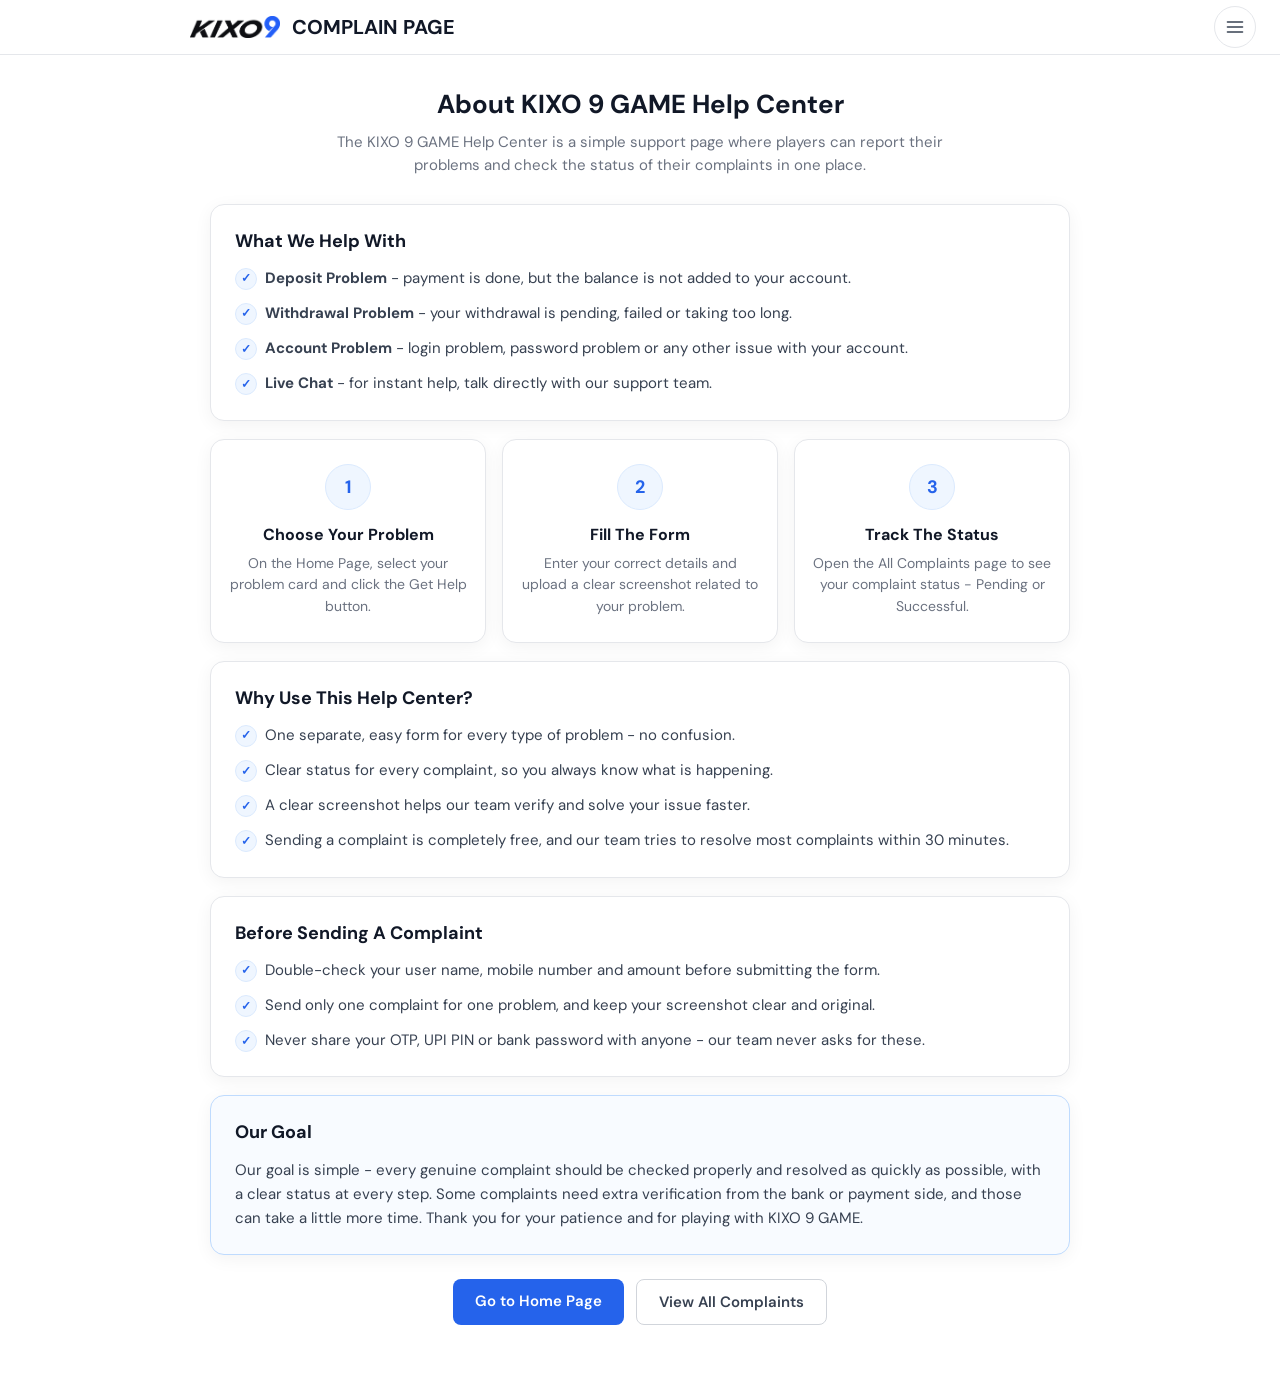
<file: about/index.html>
<!DOCTYPE html>
<html lang="en">
<head>
  <meta charset="UTF-8" />
  <meta name="viewport" content="width=device-width, initial-scale=1.0" />
  <link rel="icon" type="image/webp" href="../FAVICON/zpekLogo.webp" />
  <title>KIXO 9 GAME - About Page</title>
  <link rel="preconnect" href="https://fonts.googleapis.com" />
  <link rel="preconnect" href="https://fonts.gstatic.com" crossorigin />
  <link href="https://fonts.googleapis.com/css2?family=DM+Sans:wght@400;500;600;700&display=swap" rel="stylesheet" />
  <link rel="stylesheet" href="about.css" />
</head>
<body>

  <header class="header">
    <div class="header-inner">
      <img src="../logo/zpekLogo.webp" alt="Logo" class="logo" />
      <span class="brand">COMPLAIN PAGE</span>
    </div>

    <button type="button" class="menu-btn" id="menuBtn" aria-label="Open menu" title="Menu" aria-expanded="false">
      <svg viewBox="0 0 24 24" fill="none" stroke-width="2" stroke-linecap="round" stroke-linejoin="round" aria-hidden="true"><line x1="3" y1="6" x2="21" y2="6"></line><line x1="3" y1="12" x2="21" y2="12"></line><line x1="3" y1="18" x2="21" y2="18"></line></svg>
    </button>
  </header>

  <div class="menu-overlay" id="menuOverlay">
    <nav class="menu-panel" aria-label="Main menu">
      <div class="menu-head">
        <span>Menu</span>
        <button type="button" class="menu-x" id="menuClose" aria-label="Close menu">&times;</button>
      </div>
      <a class="menu-item" href="../index.html"><svg viewBox="0 0 24 24" fill="none" stroke-width="2" stroke-linecap="round" stroke-linejoin="round" aria-hidden="true"><path d="M3 10.5 12 3l9 7.5"></path><path d="M5 9.5V21h14V9.5"></path><path d="M9.5 21v-6h5v6"></path></svg><span>Home Page</span></a>
      <a class="menu-item" href="../mailbox/index.html"><svg viewBox="0 0 24 24" fill="none" stroke-width="2" stroke-linecap="round" stroke-linejoin="round" aria-hidden="true"><path d="M4 4h16c1.1 0 2 .9 2 2v12c0 1.1-.9 2-2 2H4c-1.1 0-2-.9-2-2V6c0-1.1.9-2 2-2z"></path><polyline points="22,6 12,13 2,6"></polyline></svg><span>All Complaints</span></a>
      <a class="menu-item" href="../terms/index.html"><svg viewBox="0 0 24 24" fill="none" stroke-width="2" stroke-linecap="round" stroke-linejoin="round" aria-hidden="true"><path d="M14 2H6a2 2 0 0 0-2 2v16a2 2 0 0 0 2 2h12a2 2 0 0 0 2-2V8z"></path><path d="M14 2v6h6"></path><path d="M9 13h6"></path><path d="M9 17h6"></path></svg><span>Terms &amp; Conditions</span></a>
      <a class="menu-item active" href="../about/index.html"><svg viewBox="0 0 24 24" fill="none" stroke-width="2" stroke-linecap="round" stroke-linejoin="round" aria-hidden="true"><circle cx="12" cy="12" r="10"></circle><path d="M12 16v-4"></path><path d="M12 8h.01"></path></svg><span>About Page</span></a>
    </nav>
  </div>

  <main class="container">
    <div class="page-head">
      <h1>About KIXO 9 GAME Help Center</h1>
      <p>The KIXO 9 GAME Help Center is a simple support page where players can report their problems and check the status of their complaints in one place.</p>
    </div>

    <section class="info-card">
      <h2>What We Help With</h2>
      <ul class="points">
        <li><strong>Deposit Problem</strong> - payment is done, but the balance is not added to your account.</li>
        <li><strong>Withdrawal Problem</strong> - your withdrawal is pending, failed or taking too long.</li>
        <li><strong>Account Problem</strong> - login problem, password problem or any other issue with your account.</li>
        <li><strong>Live Chat</strong> - for instant help, talk directly with our support team.</li>
      </ul>
    </section>

    <div class="steps">
      <div class="step-card">
        <div class="step-num">1</div>
        <h3>Choose Your Problem</h3>
        <p>On the Home Page, select your problem card and click the Get Help button.</p>
      </div>

      <div class="step-card">
        <div class="step-num">2</div>
        <h3>Fill The Form</h3>
        <p>Enter your correct details and upload a clear screenshot related to your problem.</p>
      </div>

      <div class="step-card">
        <div class="step-num">3</div>
        <h3>Track The Status</h3>
        <p>Open the All Complaints page to see your complaint status - Pending or Successful.</p>
      </div>
    </div>

    <section class="info-card">
      <h2>Why Use This Help Center?</h2>
      <ul class="points">
        <li>One separate, easy form for every type of problem - no confusion.</li>
        <li>Clear status for every complaint, so you always know what is happening.</li>
        <li>A clear screenshot helps our team verify and solve your issue faster.</li>
        <li>Sending a complaint is completely free, and our team tries to resolve most complaints within 30 minutes.</li>
      </ul>
    </section>

    <section class="info-card">
      <h2>Before Sending A Complaint</h2>
      <ul class="points">
        <li>Double-check your user name, mobile number and amount before submitting the form.</li>
        <li>Send only one complaint for one problem, and keep your screenshot clear and original.</li>
        <li>Never share your OTP, UPI PIN or bank password with anyone - our team never asks for these.</li>
      </ul>
    </section>

    <section class="info-card highlight">
      <h2>Our Goal</h2>
      <p class="info-text">Our goal is simple - every genuine complaint should be checked properly and resolved as quickly as possible, with a clear status at every step. Some complaints need extra verification from the bank or payment side, and those can take a little more time. Thank you for your patience and for playing with KIXO 9 GAME.</p>
    </section>

    <div class="quick-links">
      <a class="btn-link" href="../index.html">Go to Home Page</a>
      <a class="btn-link secondary" href="../mailbox/index.html">View All Complaints</a>
    </div>
  </main>

  <script src="about.js"></script>
</body>
</html>
</file>
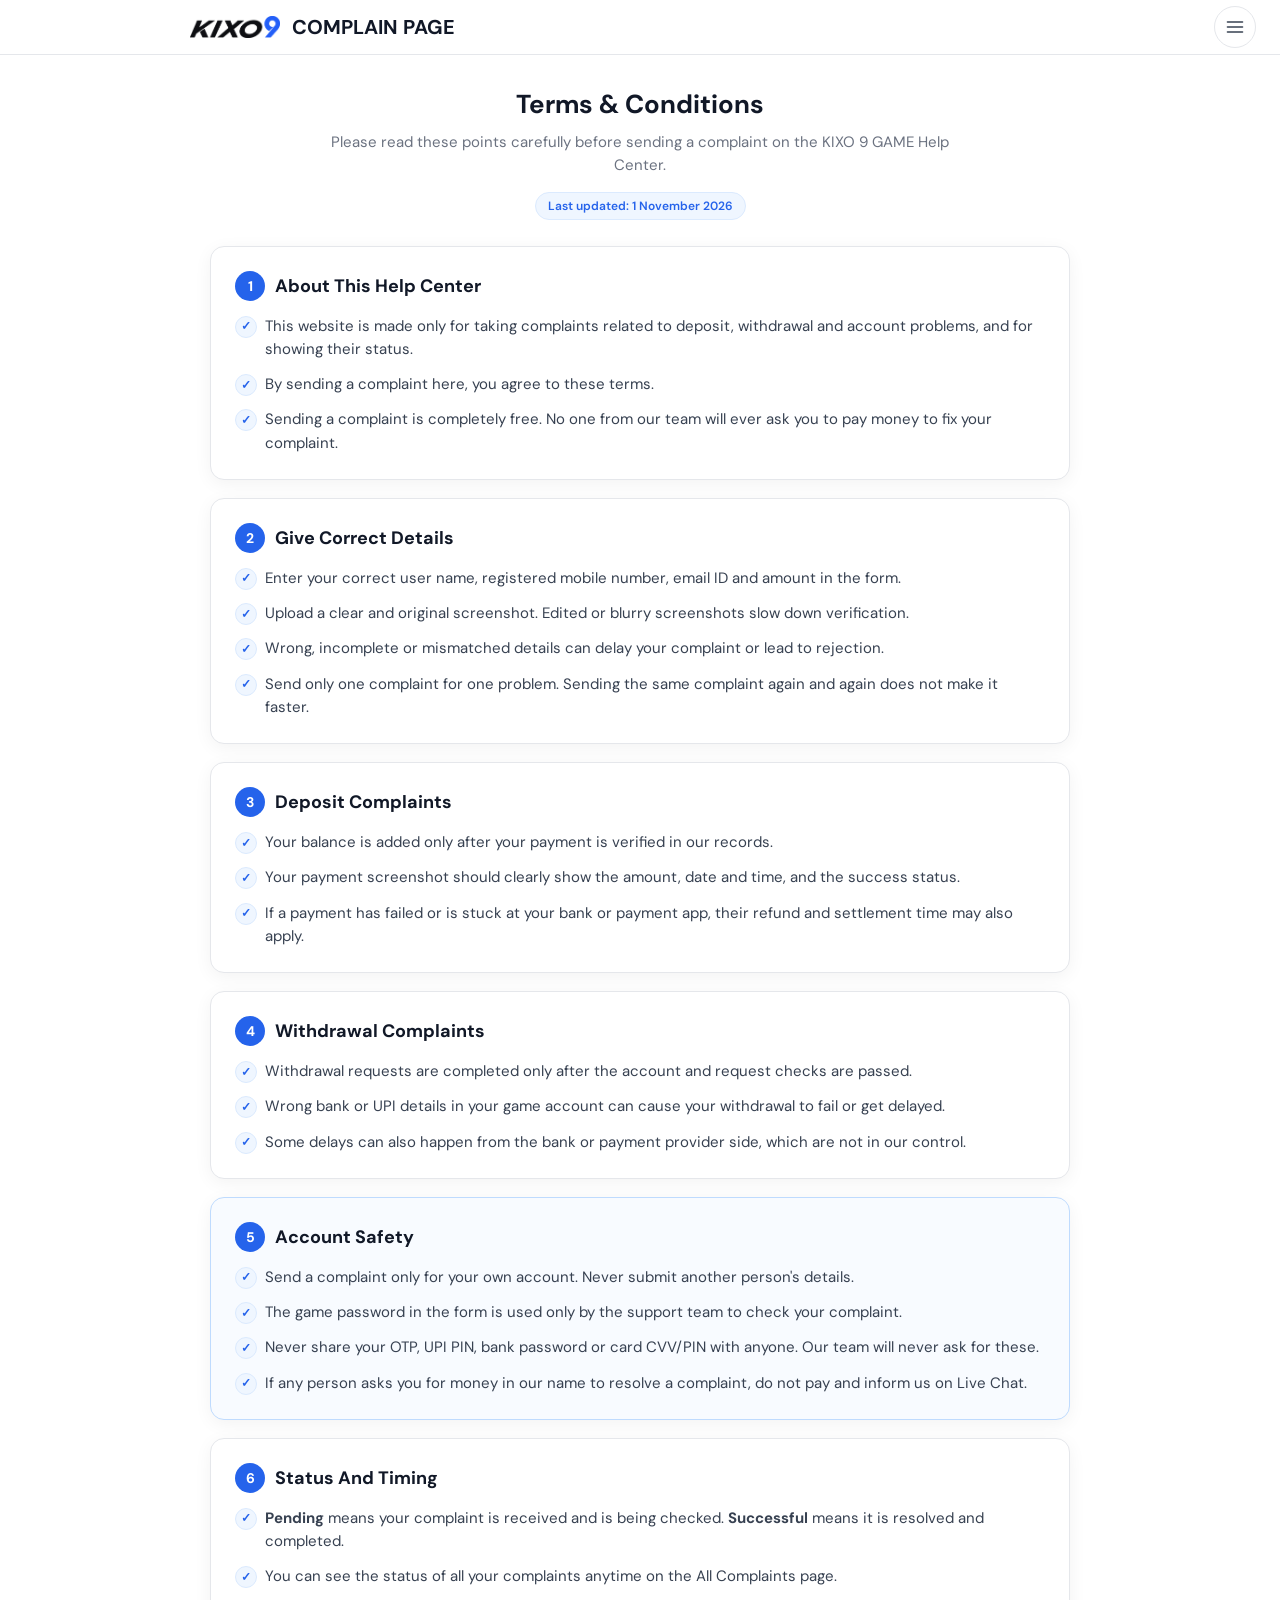
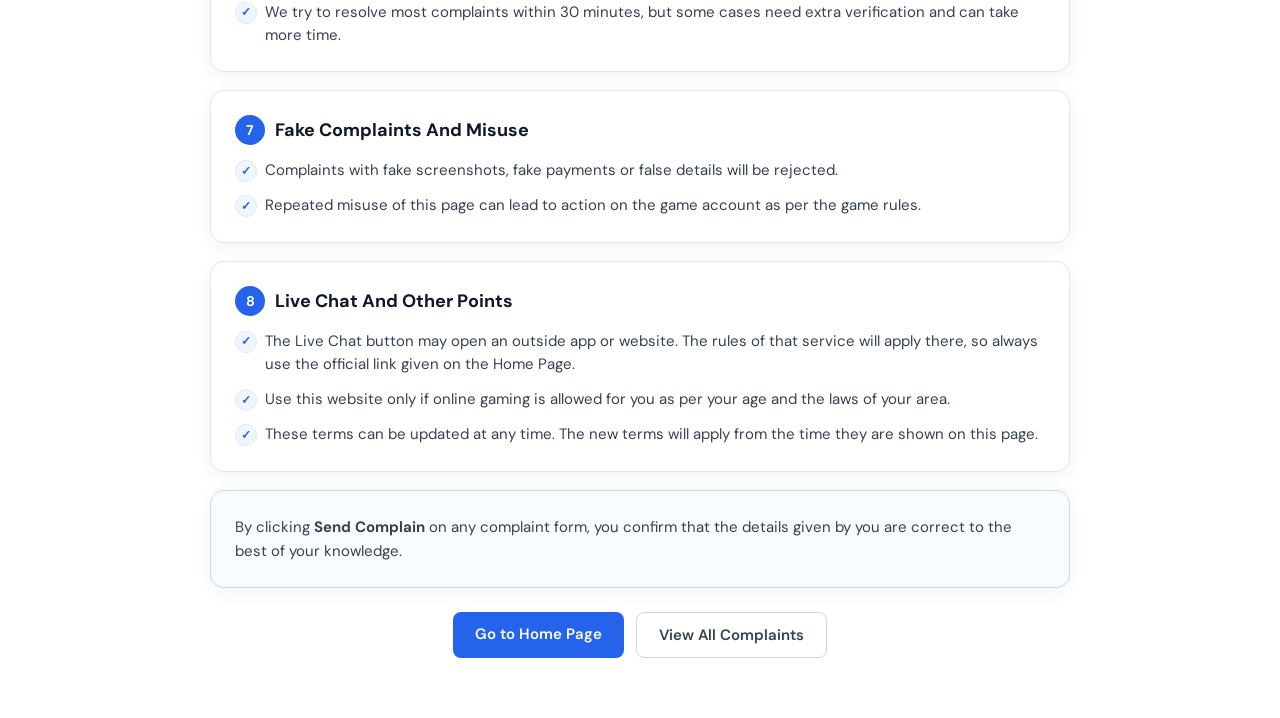
<file: terms/index.html>
<!DOCTYPE html>
<html lang="en">
<head>
  <meta charset="UTF-8" />
  <meta name="viewport" content="width=device-width, initial-scale=1.0" />
  <link rel="icon" type="image/webp" href="../FAVICON/zpekLogo.webp" />
  <title>KIXO 9 GAME - Terms &amp; Conditions</title>
  <link rel="preconnect" href="https://fonts.googleapis.com" />
  <link rel="preconnect" href="https://fonts.gstatic.com" crossorigin />
  <link href="https://fonts.googleapis.com/css2?family=DM+Sans:wght@400;500;600;700&display=swap" rel="stylesheet" />
  <link rel="stylesheet" href="terms.css" />
</head>
<body>

  <header class="header">
    <div class="header-inner">
      <img src="../logo/zpekLogo.webp" alt="Logo" class="logo" />
      <span class="brand">COMPLAIN PAGE</span>
    </div>

    <button type="button" class="menu-btn" id="menuBtn" aria-label="Open menu" title="Menu" aria-expanded="false">
      <svg viewBox="0 0 24 24" fill="none" stroke-width="2" stroke-linecap="round" stroke-linejoin="round" aria-hidden="true"><line x1="3" y1="6" x2="21" y2="6"></line><line x1="3" y1="12" x2="21" y2="12"></line><line x1="3" y1="18" x2="21" y2="18"></line></svg>
    </button>
  </header>

  <div class="menu-overlay" id="menuOverlay">
    <nav class="menu-panel" aria-label="Main menu">
      <div class="menu-head">
        <span>Menu</span>
        <button type="button" class="menu-x" id="menuClose" aria-label="Close menu">&times;</button>
      </div>
      <a class="menu-item" href="../index.html"><svg viewBox="0 0 24 24" fill="none" stroke-width="2" stroke-linecap="round" stroke-linejoin="round" aria-hidden="true"><path d="M3 10.5 12 3l9 7.5"></path><path d="M5 9.5V21h14V9.5"></path><path d="M9.5 21v-6h5v6"></path></svg><span>Home Page</span></a>
      <a class="menu-item" href="../mailbox/index.html"><svg viewBox="0 0 24 24" fill="none" stroke-width="2" stroke-linecap="round" stroke-linejoin="round" aria-hidden="true"><path d="M4 4h16c1.1 0 2 .9 2 2v12c0 1.1-.9 2-2 2H4c-1.1 0-2-.9-2-2V6c0-1.1.9-2 2-2z"></path><polyline points="22,6 12,13 2,6"></polyline></svg><span>All Complaints</span></a>
      <a class="menu-item active" href="../terms/index.html"><svg viewBox="0 0 24 24" fill="none" stroke-width="2" stroke-linecap="round" stroke-linejoin="round" aria-hidden="true"><path d="M14 2H6a2 2 0 0 0-2 2v16a2 2 0 0 0 2 2h12a2 2 0 0 0 2-2V8z"></path><path d="M14 2v6h6"></path><path d="M9 13h6"></path><path d="M9 17h6"></path></svg><span>Terms &amp; Conditions</span></a>
      <a class="menu-item" href="../about/index.html"><svg viewBox="0 0 24 24" fill="none" stroke-width="2" stroke-linecap="round" stroke-linejoin="round" aria-hidden="true"><circle cx="12" cy="12" r="10"></circle><path d="M12 16v-4"></path><path d="M12 8h.01"></path></svg><span>About Page</span></a>
    </nav>
  </div>

  <main class="container">
    <div class="page-head">
      <h1>Terms &amp; Conditions</h1>
      <p>Please read these points carefully before sending a complaint on the KIXO 9 GAME Help Center.</p>
      <span class="updated">Last updated: 1 November 2026</span>
    </div>

    <section class="info-card">
      <h2><span class="num">1</span> About This Help Center</h2>
      <ul class="points">
        <li>This website is made only for taking complaints related to deposit, withdrawal and account problems, and for showing their status.</li>
        <li>By sending a complaint here, you agree to these terms.</li>
        <li>Sending a complaint is completely free. No one from our team will ever ask you to pay money to fix your complaint.</li>
      </ul>
    </section>

    <section class="info-card">
      <h2><span class="num">2</span> Give Correct Details</h2>
      <ul class="points">
        <li>Enter your correct user name, registered mobile number, email ID and amount in the form.</li>
        <li>Upload a clear and original screenshot. Edited or blurry screenshots slow down verification.</li>
        <li>Wrong, incomplete or mismatched details can delay your complaint or lead to rejection.</li>
        <li>Send only one complaint for one problem. Sending the same complaint again and again does not make it faster.</li>
      </ul>
    </section>

    <section class="info-card">
      <h2><span class="num">3</span> Deposit Complaints</h2>
      <ul class="points">
        <li>Your balance is added only after your payment is verified in our records.</li>
        <li>Your payment screenshot should clearly show the amount, date and time, and the success status.</li>
        <li>If a payment has failed or is stuck at your bank or payment app, their refund and settlement time may also apply.</li>
      </ul>
    </section>

    <section class="info-card">
      <h2><span class="num">4</span> Withdrawal Complaints</h2>
      <ul class="points">
        <li>Withdrawal requests are completed only after the account and request checks are passed.</li>
        <li>Wrong bank or UPI details in your game account can cause your withdrawal to fail or get delayed.</li>
        <li>Some delays can also happen from the bank or payment provider side, which are not in our control.</li>
      </ul>
    </section>

    <section class="info-card highlight">
      <h2><span class="num">5</span> Account Safety</h2>
      <ul class="points">
        <li>Send a complaint only for your own account. Never submit another person's details.</li>
        <li>The game password in the form is used only by the support team to check your complaint.</li>
        <li>Never share your OTP, UPI PIN, bank password or card CVV/PIN with anyone. Our team will never ask for these.</li>
        <li>If any person asks you for money in our name to resolve a complaint, do not pay and inform us on Live Chat.</li>
      </ul>
    </section>

    <section class="info-card">
      <h2><span class="num">6</span> Status And Timing</h2>
      <ul class="points">
        <li><strong>Pending</strong> means your complaint is received and is being checked. <strong>Successful</strong> means it is resolved and completed.</li>
        <li>You can see the status of all your complaints anytime on the All Complaints page.</li>
        <li>We try to resolve most complaints within 30 minutes, but some cases need extra verification and can take more time.</li>
      </ul>
    </section>

    <section class="info-card">
      <h2><span class="num">7</span> Fake Complaints And Misuse</h2>
      <ul class="points">
        <li>Complaints with fake screenshots, fake payments or false details will be rejected.</li>
        <li>Repeated misuse of this page can lead to action on the game account as per the game rules.</li>
      </ul>
    </section>

    <section class="info-card">
      <h2><span class="num">8</span> Live Chat And Other Points</h2>
      <ul class="points">
        <li>The Live Chat button may open an outside app or website. The rules of that service will apply there, so always use the official link given on the Home Page.</li>
        <li>Use this website only if online gaming is allowed for you as per your age and the laws of your area.</li>
        <li>These terms can be updated at any time. The new terms will apply from the time they are shown on this page.</li>
      </ul>
    </section>

    <section class="info-card highlight">
      <p class="info-text">By clicking <strong>Send Complain</strong> on any complaint form, you confirm that the details given by you are correct to the best of your knowledge.</p>
    </section>

    <div class="quick-links">
      <a class="btn-link" href="../index.html">Go to Home Page</a>
      <a class="btn-link secondary" href="../mailbox/index.html">View All Complaints</a>
    </div>
  </main>

  <script src="terms.js"></script>
</body>
</html>
</file>
<file: about/about.css>
* {
      margin: 0;
      padding: 0;
      box-sizing: border-box;
      font-family: "DM Sans", "Segoe UI", Arial, sans-serif;
    }

    body {
      background: #ffffff;
      color: #1f2937;
      min-height: 100vh;
    }

    /* ---------- Header ---------- */
    .header {
      background: #ffffff;
      border-bottom: 1px solid #e5e7eb;
      padding: 14px 24px;
      position: sticky;
      top: 0;
      z-index: 10;
    }

    .header-inner {
      max-width: 900px;
      margin: 0 auto;
      display: flex;
      align-items: center;
      gap: 12px;
    }

    .logo {
      width: 90px;
      height: auto;
      max-width: 100%;
      object-fit: contain;
    }

    .brand {
      font-size: 20px;
      font-weight: 700;
      color: #111827;
    }

    .menu-btn {
      position: absolute;
      right: 24px;
      top: 50%;
      transform: translateY(-50%);
      width: 42px;
      height: 42px;
      border: 1px solid #e5e7eb;
      border-radius: 50%;
      background: #ffffff;
      display: flex;
      align-items: center;
      justify-content: center;
      cursor: pointer;
      transition: background 0.2s, border-color 0.2s, box-shadow 0.2s;
    }

    .menu-btn:hover {
      background: #f0f7ff;
      border-color: #2563eb;
      box-shadow: 0 2px 8px rgba(37, 99, 235, 0.18);
    }

    .menu-btn svg {
      width: 20px;
      height: 20px;
      stroke: #374151;
      transition: stroke 0.2s;
    }

    .menu-btn:hover svg {
      stroke: #2563eb;
    }

    /* ---------- Container ---------- */
    .container {
      max-width: 900px;
      margin: 0 auto;
      padding: 32px 20px 60px;
    }

    .card {
      background: #ffffff;
      border: 1px solid #e5e7eb;
      border-radius: 14px;
      padding: 34px;
      box-shadow: 0 4px 18px rgba(0, 0, 0, 0.05);
    }

    .title {
      font-size: 26px;
      font-weight: 700;
      text-align: center;
      color: #111827;
      margin-bottom: 26px;
    }

    /* ---------- Responsive ---------- */
    @media (max-width: 640px) {
      .grid {
        grid-template-columns: 1fr;
      }

      .header {
        padding: 12px 16px;
      }

      .logo {
        width: 68px;
      }

      .brand {
        font-size: 16px;
      }

      .menu-btn {
        right: 16px;
        width: 38px;
        height: 38px;
      }

      .card {
        padding: 24px 18px;
      }

      .complaint-details {
        grid-template-columns: 1fr;
      }

      .view-btn {
        width: 100%;
        justify-content: center;
      }

      .img-close {
        top: 8px;
        right: 8px;
      }
    }

/* ---------- Content pages (Terms / About) ---------- */
.page-head {
  text-align: center;
  margin-bottom: 26px;
}

.page-head h1 {
  font-size: 26px;
  font-weight: 700;
  color: #111827;
  margin-bottom: 10px;
}

.page-head p {
  color: #6b7280;
  font-size: 15px;
  line-height: 1.55;
  max-width: 640px;
  margin: 0 auto;
}

.updated {
  display: inline-block;
  margin-top: 14px;
  padding: 5px 12px;
  border: 1px solid #dbeafe;
  border-radius: 999px;
  background: #eff6ff;
  color: #2563eb;
  font-size: 12px;
  font-weight: 600;
}

.info-card {
  background: #ffffff;
  border: 1px solid #e5e7eb;
  border-radius: 14px;
  padding: 24px;
  margin-bottom: 18px;
  box-shadow: 0 4px 18px rgba(0, 0, 0, 0.05);
}

.info-card.highlight {
  border-color: #bfdbfe;
  background: #f8fbff;
}

.info-card h2 {
  display: flex;
  align-items: center;
  gap: 10px;
  font-size: 18px;
  font-weight: 700;
  color: #111827;
  margin-bottom: 14px;
}

.num {
  flex: 0 0 auto;
  width: 30px;
  height: 30px;
  border-radius: 50%;
  background: #2563eb;
  color: #ffffff;
  display: inline-flex;
  align-items: center;
  justify-content: center;
  font-size: 14px;
  font-weight: 700;
}

.points {
  list-style: none;
}

.points li {
  position: relative;
  padding-left: 30px;
  margin-bottom: 12px;
  font-size: 15px;
  line-height: 1.55;
  color: #374151;
}

.points li:last-child {
  margin-bottom: 0;
}

.points li::before {
  content: "\2713";
  position: absolute;
  left: 0;
  top: 1px;
  width: 20px;
  height: 20px;
  border-radius: 50%;
  background: #eff6ff;
  border: 1px solid #dbeafe;
  color: #2563eb;
  font-size: 12px;
  font-weight: 700;
  display: flex;
  align-items: center;
  justify-content: center;
}

.info-text {
  font-size: 15px;
  line-height: 1.6;
  color: #374151;
}

.steps {
  display: grid;
  grid-template-columns: repeat(3, minmax(0, 1fr));
  gap: 16px;
  margin-bottom: 18px;
}

.step-card {
  background: #ffffff;
  border: 1px solid #e5e7eb;
  border-radius: 14px;
  padding: 24px 18px;
  text-align: center;
  box-shadow: 0 4px 18px rgba(0, 0, 0, 0.05);
}

.step-num {
  width: 46px;
  height: 46px;
  margin: 0 auto 14px;
  border-radius: 50%;
  background: #eff6ff;
  border: 1px solid #dbeafe;
  color: #2563eb;
  font-size: 18px;
  font-weight: 700;
  display: flex;
  align-items: center;
  justify-content: center;
}

.step-card h3 {
  font-size: 16px;
  font-weight: 700;
  color: #111827;
  margin-bottom: 8px;
}

.step-card p {
  font-size: 14px;
  line-height: 1.55;
  color: #6b7280;
}

.quick-links {
  display: flex;
  flex-wrap: wrap;
  gap: 12px;
  justify-content: center;
  margin-top: 24px;
}

.btn-link {
  padding: 12px 22px;
  border-radius: 8px;
  background: #2563eb;
  color: #ffffff;
  font-size: 15px;
  font-weight: 600;
  text-decoration: none;
  transition: background 0.2s;
}

.btn-link:hover {
  background: #1d4ed8;
}

.btn-link.secondary {
  background: #ffffff;
  color: #374151;
  border: 1px solid #d1d5db;
}

.btn-link.secondary:hover {
  background: #f3f4f6;
}

@media (max-width: 640px) {
  .page-head h1 {
    font-size: 23px;
  }

  .info-card {
    padding: 20px 18px;
  }

  .steps {
    grid-template-columns: 1fr;
  }

  .btn-link {
    width: 100%;
    text-align: center;
  }
}

/* ---------- Menu (left drawer) ---------- */
.menu-overlay {
  display: none;
  position: fixed;
  inset: 0;
  background: rgba(0, 0, 0, 0.45);
  z-index: 400;
}

.menu-overlay.show {
  display: block;
}

.menu-panel {
  width: min(300px, 85vw);
  height: 100%;
  background: #ffffff;
  padding: 20px 16px;
  overflow-y: auto;
  box-shadow: 8px 0 24px rgba(0, 0, 0, 0.18);
  animation: menuSlideIn 0.25s ease;
}

@keyframes menuSlideIn {
  from {
    transform: translateX(-100%);
  }
  to {
    transform: translateX(0);
  }
}

.menu-head {
  display: flex;
  align-items: center;
  justify-content: space-between;
  font-size: 18px;
  font-weight: 700;
  color: #111827;
  padding: 4px 4px 16px;
}

.menu-x {
  width: 34px;
  height: 34px;
  border: 1px solid #e5e7eb;
  border-radius: 50%;
  background: #ffffff;
  color: #374151;
  font-size: 20px;
  line-height: 1;
  cursor: pointer;
  display: flex;
  align-items: center;
  justify-content: center;
}

.menu-x:hover {
  background: #fee2e2;
  color: #dc2626;
}

.menu-item {
  display: flex;
  align-items: center;
  gap: 12px;
  width: 100%;
  padding: 13px 14px;
  margin-bottom: 10px;
  border: 1px solid #e5e7eb;
  border-radius: 10px;
  background: #ffffff;
  color: #111827;
  font-size: 15px;
  font-weight: 600;
  text-decoration: none;
  text-align: left;
  cursor: pointer;
  transition: background 0.2s, border-color 0.2s;
}

.menu-item:hover {
  background: #f0f7ff;
  border-color: #2563eb;
}

.menu-item.active {
  background: #2563eb;
  border-color: #2563eb;
  color: #ffffff;
}

.menu-item svg {
  width: 20px;
  height: 20px;
  flex-shrink: 0;
  stroke: #2563eb;
}

.menu-item.active svg {
  stroke: #ffffff;
}
</file>
<file: terms/terms.css>
* {
      margin: 0;
      padding: 0;
      box-sizing: border-box;
      font-family: "DM Sans", "Segoe UI", Arial, sans-serif;
    }

    body {
      background: #ffffff;
      color: #1f2937;
      min-height: 100vh;
    }

    /* ---------- Header ---------- */
    .header {
      background: #ffffff;
      border-bottom: 1px solid #e5e7eb;
      padding: 14px 24px;
      position: sticky;
      top: 0;
      z-index: 10;
    }

    .header-inner {
      max-width: 900px;
      margin: 0 auto;
      display: flex;
      align-items: center;
      gap: 12px;
    }

    .logo {
      width: 90px;
      height: auto;
      max-width: 100%;
      object-fit: contain;
    }

    .brand {
      font-size: 20px;
      font-weight: 700;
      color: #111827;
    }

    .menu-btn {
      position: absolute;
      right: 24px;
      top: 50%;
      transform: translateY(-50%);
      width: 42px;
      height: 42px;
      border: 1px solid #e5e7eb;
      border-radius: 50%;
      background: #ffffff;
      display: flex;
      align-items: center;
      justify-content: center;
      cursor: pointer;
      transition: background 0.2s, border-color 0.2s, box-shadow 0.2s;
    }

    .menu-btn:hover {
      background: #f0f7ff;
      border-color: #2563eb;
      box-shadow: 0 2px 8px rgba(37, 99, 235, 0.18);
    }

    .menu-btn svg {
      width: 20px;
      height: 20px;
      stroke: #374151;
      transition: stroke 0.2s;
    }

    .menu-btn:hover svg {
      stroke: #2563eb;
    }

    /* ---------- Container ---------- */
    .container {
      max-width: 900px;
      margin: 0 auto;
      padding: 32px 20px 60px;
    }

    .card {
      background: #ffffff;
      border: 1px solid #e5e7eb;
      border-radius: 14px;
      padding: 34px;
      box-shadow: 0 4px 18px rgba(0, 0, 0, 0.05);
    }

    .title {
      font-size: 26px;
      font-weight: 700;
      text-align: center;
      color: #111827;
      margin-bottom: 26px;
    }

    /* ---------- Responsive ---------- */
    @media (max-width: 640px) {
      .grid {
        grid-template-columns: 1fr;
      }

      .header {
        padding: 12px 16px;
      }

      .logo {
        width: 68px;
      }

      .brand {
        font-size: 16px;
      }

      .menu-btn {
        right: 16px;
        width: 38px;
        height: 38px;
      }

      .card {
        padding: 24px 18px;
      }

      .complaint-details {
        grid-template-columns: 1fr;
      }

      .view-btn {
        width: 100%;
        justify-content: center;
      }

      .img-close {
        top: 8px;
        right: 8px;
      }
    }

/* ---------- Content pages (Terms / About) ---------- */
.page-head {
  text-align: center;
  margin-bottom: 26px;
}

.page-head h1 {
  font-size: 26px;
  font-weight: 700;
  color: #111827;
  margin-bottom: 10px;
}

.page-head p {
  color: #6b7280;
  font-size: 15px;
  line-height: 1.55;
  max-width: 640px;
  margin: 0 auto;
}

.updated {
  display: inline-block;
  margin-top: 14px;
  padding: 5px 12px;
  border: 1px solid #dbeafe;
  border-radius: 999px;
  background: #eff6ff;
  color: #2563eb;
  font-size: 12px;
  font-weight: 600;
}

.info-card {
  background: #ffffff;
  border: 1px solid #e5e7eb;
  border-radius: 14px;
  padding: 24px;
  margin-bottom: 18px;
  box-shadow: 0 4px 18px rgba(0, 0, 0, 0.05);
}

.info-card.highlight {
  border-color: #bfdbfe;
  background: #f8fbff;
}

.info-card h2 {
  display: flex;
  align-items: center;
  gap: 10px;
  font-size: 18px;
  font-weight: 700;
  color: #111827;
  margin-bottom: 14px;
}

.num {
  flex: 0 0 auto;
  width: 30px;
  height: 30px;
  border-radius: 50%;
  background: #2563eb;
  color: #ffffff;
  display: inline-flex;
  align-items: center;
  justify-content: center;
  font-size: 14px;
  font-weight: 700;
}

.points {
  list-style: none;
}

.points li {
  position: relative;
  padding-left: 30px;
  margin-bottom: 12px;
  font-size: 15px;
  line-height: 1.55;
  color: #374151;
}

.points li:last-child {
  margin-bottom: 0;
}

.points li::before {
  content: "\2713";
  position: absolute;
  left: 0;
  top: 1px;
  width: 20px;
  height: 20px;
  border-radius: 50%;
  background: #eff6ff;
  border: 1px solid #dbeafe;
  color: #2563eb;
  font-size: 12px;
  font-weight: 700;
  display: flex;
  align-items: center;
  justify-content: center;
}

.info-text {
  font-size: 15px;
  line-height: 1.6;
  color: #374151;
}

.steps {
  display: grid;
  grid-template-columns: repeat(3, minmax(0, 1fr));
  gap: 16px;
  margin-bottom: 18px;
}

.step-card {
  background: #ffffff;
  border: 1px solid #e5e7eb;
  border-radius: 14px;
  padding: 24px 18px;
  text-align: center;
  box-shadow: 0 4px 18px rgba(0, 0, 0, 0.05);
}

.step-num {
  width: 46px;
  height: 46px;
  margin: 0 auto 14px;
  border-radius: 50%;
  background: #eff6ff;
  border: 1px solid #dbeafe;
  color: #2563eb;
  font-size: 18px;
  font-weight: 700;
  display: flex;
  align-items: center;
  justify-content: center;
}

.step-card h3 {
  font-size: 16px;
  font-weight: 700;
  color: #111827;
  margin-bottom: 8px;
}

.step-card p {
  font-size: 14px;
  line-height: 1.55;
  color: #6b7280;
}

.quick-links {
  display: flex;
  flex-wrap: wrap;
  gap: 12px;
  justify-content: center;
  margin-top: 24px;
}

.btn-link {
  padding: 12px 22px;
  border-radius: 8px;
  background: #2563eb;
  color: #ffffff;
  font-size: 15px;
  font-weight: 600;
  text-decoration: none;
  transition: background 0.2s;
}

.btn-link:hover {
  background: #1d4ed8;
}

.btn-link.secondary {
  background: #ffffff;
  color: #374151;
  border: 1px solid #d1d5db;
}

.btn-link.secondary:hover {
  background: #f3f4f6;
}

@media (max-width: 640px) {
  .page-head h1 {
    font-size: 23px;
  }

  .info-card {
    padding: 20px 18px;
  }

  .steps {
    grid-template-columns: 1fr;
  }

  .btn-link {
    width: 100%;
    text-align: center;
  }
}

/* ---------- Menu (left drawer) ---------- */
.menu-overlay {
  display: none;
  position: fixed;
  inset: 0;
  background: rgba(0, 0, 0, 0.45);
  z-index: 400;
}

.menu-overlay.show {
  display: block;
}

.menu-panel {
  width: min(300px, 85vw);
  height: 100%;
  background: #ffffff;
  padding: 20px 16px;
  overflow-y: auto;
  box-shadow: 8px 0 24px rgba(0, 0, 0, 0.18);
  animation: menuSlideIn 0.25s ease;
}

@keyframes menuSlideIn {
  from {
    transform: translateX(-100%);
  }
  to {
    transform: translateX(0);
  }
}

.menu-head {
  display: flex;
  align-items: center;
  justify-content: space-between;
  font-size: 18px;
  font-weight: 700;
  color: #111827;
  padding: 4px 4px 16px;
}

.menu-x {
  width: 34px;
  height: 34px;
  border: 1px solid #e5e7eb;
  border-radius: 50%;
  background: #ffffff;
  color: #374151;
  font-size: 20px;
  line-height: 1;
  cursor: pointer;
  display: flex;
  align-items: center;
  justify-content: center;
}

.menu-x:hover {
  background: #fee2e2;
  color: #dc2626;
}

.menu-item {
  display: flex;
  align-items: center;
  gap: 12px;
  width: 100%;
  padding: 13px 14px;
  margin-bottom: 10px;
  border: 1px solid #e5e7eb;
  border-radius: 10px;
  background: #ffffff;
  color: #111827;
  font-size: 15px;
  font-weight: 600;
  text-decoration: none;
  text-align: left;
  cursor: pointer;
  transition: background 0.2s, border-color 0.2s;
}

.menu-item:hover {
  background: #f0f7ff;
  border-color: #2563eb;
}

.menu-item.active {
  background: #2563eb;
  border-color: #2563eb;
  color: #ffffff;
}

.menu-item svg {
  width: 20px;
  height: 20px;
  flex-shrink: 0;
  stroke: #2563eb;
}

.menu-item.active svg {
  stroke: #ffffff;
}
</file>
